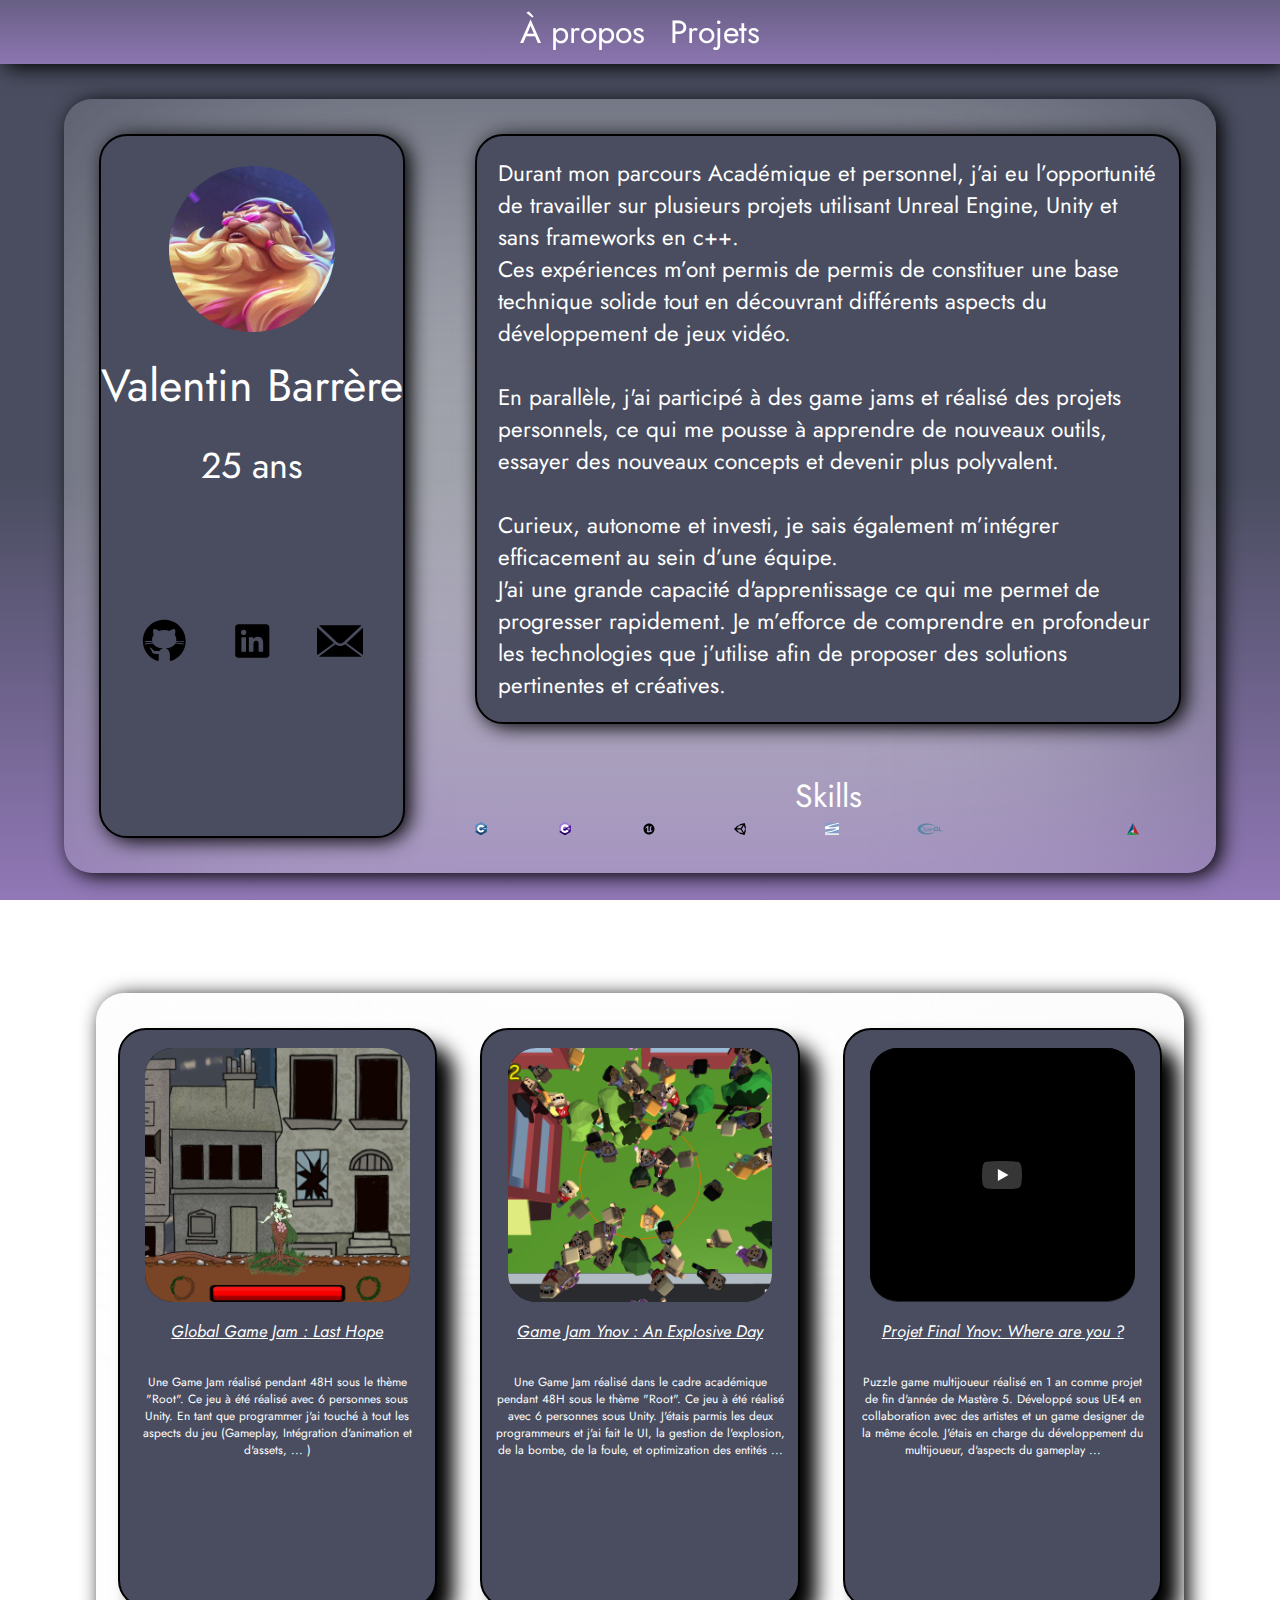
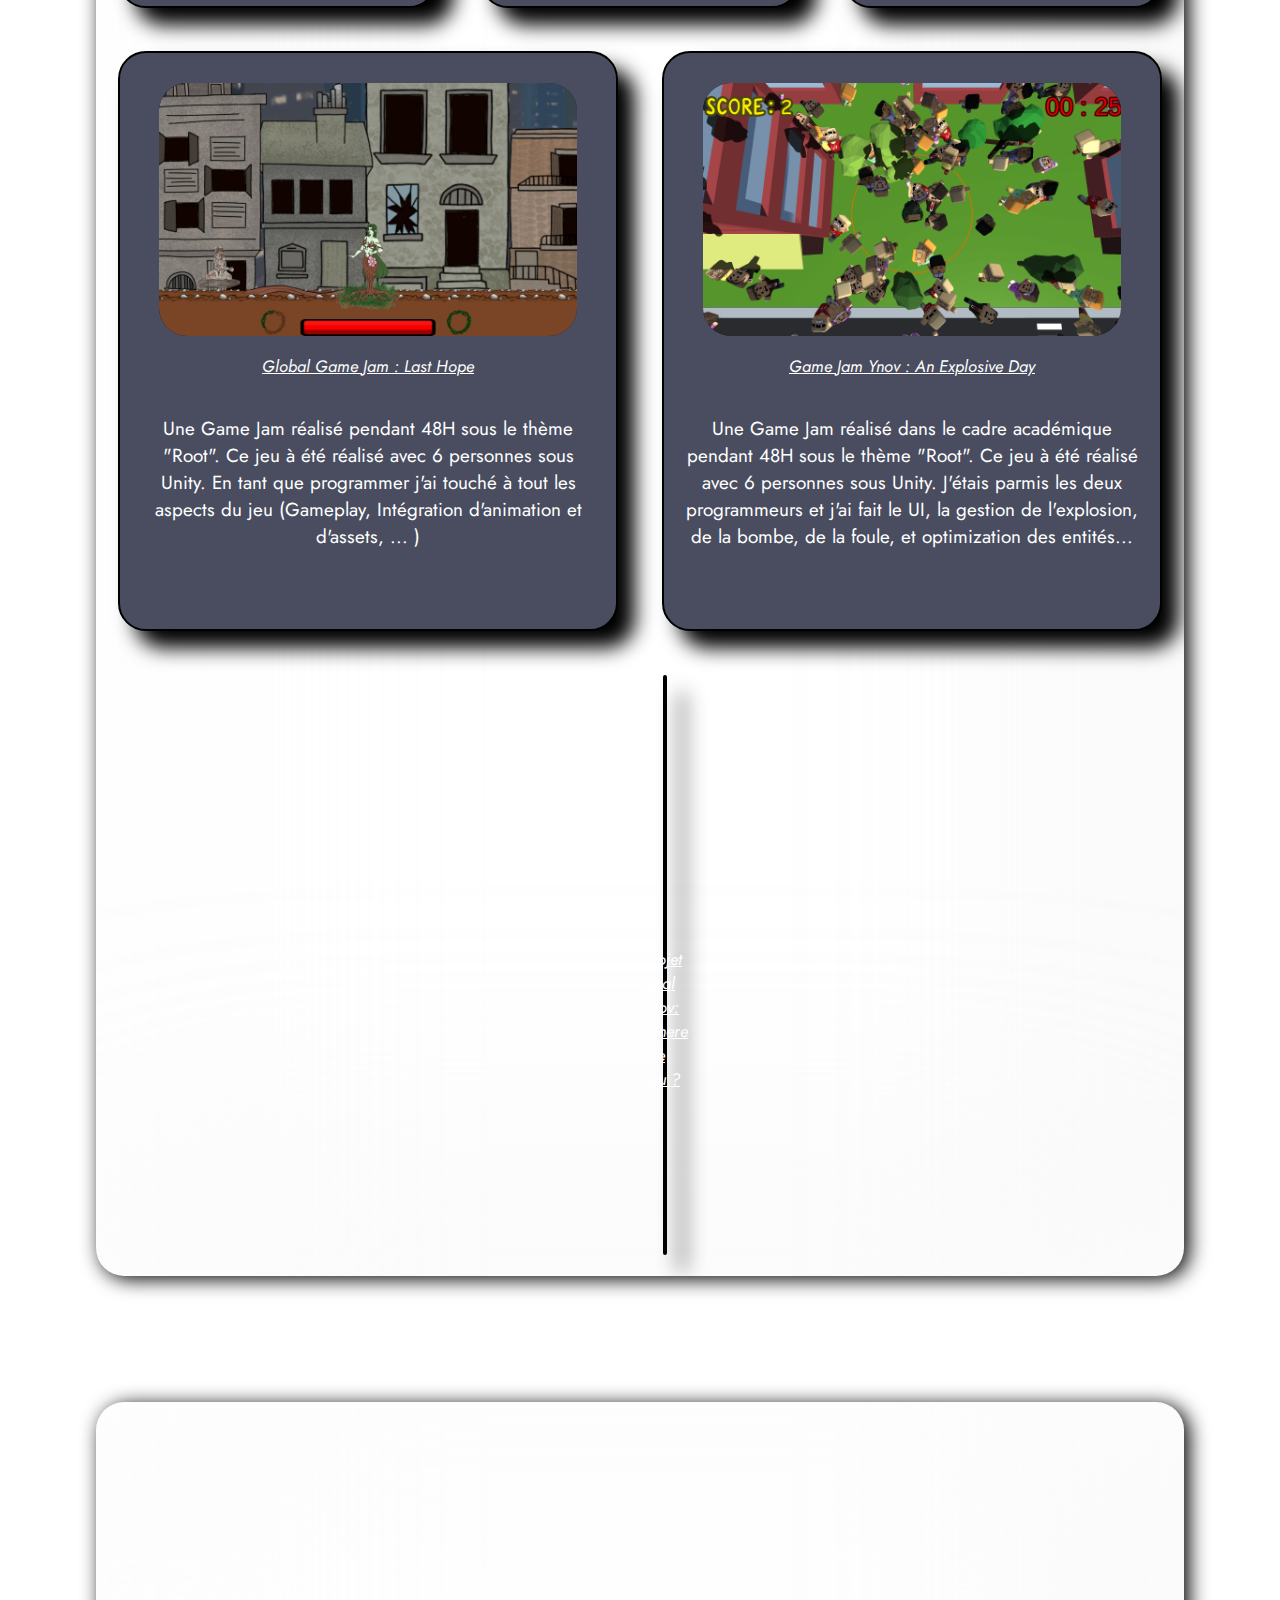
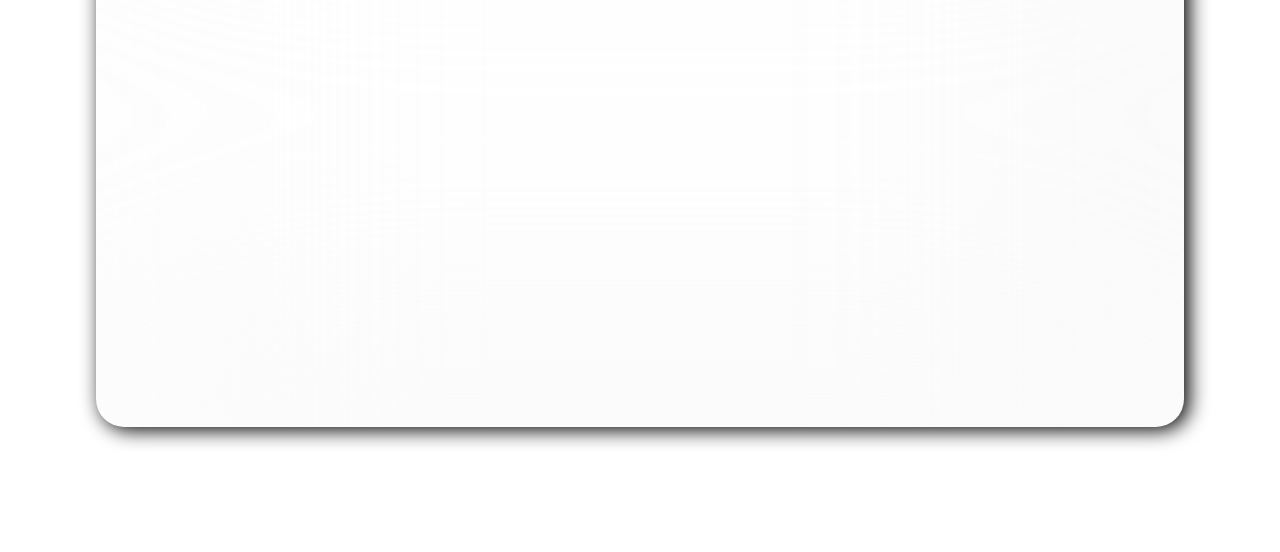
<file: index.html>
<!DOCTYPE html>
<html>

<head>
  <meta charset="utf-8">
  <link rel="stylesheet" href="style.css">
  <title>Portfolio</title>
  <link rel="icon" type="image/x-icon" href="favicon.ico">
  <link rel="stylesheet" type="text/css" href="lite-yt-embed.css">
  <script type="text/javascript" src="script.js"></script>
  <script type="text/javascript" src="lite-yt-embed.js"></script>
</head>

<body>
  <top-bar>
    <div id="menuApropos">À propos</div>
    <div id="menuProjets">Projets</div>
  </top-bar>
  <aboutme>
    <div id="profilCard">
      <img class="picture" src="./images/Gragas_39.jpg" alt="Barrère Valentin" />
      <span id="name">Valentin Barrère</span>
      <span id="age">25 ans</span>
      <div id="contact">
        <a id="github" href="https://github.com/EtriZe"></a>
        <a id="linkedin" href="www.linkedin.com/in/valentin-barrère-1784021a1"></a>
        <a id="mail" href="mailto:valentin.barrerepro@gmail.com"></a>
      </div>
    </div>
    <div id="resume">
      <span id="text">Durant mon parcours Académique et personnel, j’ai eu l’opportunité de travailler sur plusieurs
        projets utilisant Unreal Engine, Unity et sans frameworks en c++.<br>
        Ces expériences m’ont permis de permis de constituer une base technique solide
        tout en découvrant différents aspects du développement de jeux vidéo.
        <br><br>
        En parallèle, j'ai participé à des game jams et réalisé des projets personnels,
        ce qui me pousse à apprendre de nouveaux outils, essayer des nouveaux concepts et devenir plus polyvalent.
        <br><br>
        Curieux, autonome et investi, je sais également m’intégrer efficacement au sein d’une équipe. <br>
        J'ai une grande capacité d'apprentissage ce qui me permet de progresser rapidement.
        Je m’efforce de comprendre en profondeur les technologies que j’utilise afin de proposer des solutions
        pertinentes et créatives.</span>
      <div id="skills">
        <span id="titleSkills">Skills</span>
        <div id="skillsIco">
          <div id="cpp" title="C++"></div>
          <div id="csharp" title="C#"></div>
          <div id="ue5" title="Unreal Engine"></div>
          <div id="unity" title="Unity"></div>
          <div id="svn" title="SVN"></div>
          <div id="opengl" title="OpenGL"></div>
          <div id="cmake" title="CMake"></div>
        </div>
      </div>
    </div>
  </aboutme>
  <title-bar>
    <span>Projets</span>
  </title-bar>

  <filtres>
    <button style="background-color:#FA9189;">Unreal Engine</button>
    <button style="background-color:#FCAE7C;">Unity</button>
    <button style="background-color:#FFE699;">C++</button>
    <button style="background-color:#F9FFB5;">C#</button>
    <button style="background-color:#B3F5BC;">Git</button>
    <button style="background-color:#D6F6FF;">SVN</button>
    <button style="background-color:#E2CBF7;">OpenGL</button>
    <button style="background-color:#D1BDFF;">CMake</button>
  </filtres>
  <projects style="margin-top:1vh">
    <div class="projectCard">
      <div class="presentationPicContainer">
        <img class="presentationPic" src="./images/lasthope.png" alt="Barrère Valentin" />
      </div>
      <span class="projectTitle">Global Game Jam : Last Hope</span>
      <span class="projectResume">
        Une Game Jam réalisé pendant 48H sous le thème "Root". Ce jeu à été réalisé avec 6 personnes sous Unity.
        En tant que programmer j'ai touché à tout les aspects du jeu (Gameplay, Intégration d'animation et d'assets, ... )
      </span>
      <div class="more">En savoir plus ...</div>
    </div>
    <div class="projectCard">
      <div class="presentationPicContainer">
        <img class="presentationPic" src="./images/explosiveday.png" alt="Barrère Valentin" />
      </div>
      <span class="projectTitle">Game Jam Ynov : An Explosive Day</span>
      <span class="projectResume">
        Une Game Jam réalisé dans le cadre académique pendant 48H sous le thème "Root". Ce jeu à été réalisé avec 6 personnes sous Unity.
        J'étais parmis les deux programmeurs et j'ai fait le UI, la gestion de l'explosion, de la bombe, de la foule, et optimization des entités ...
      </span>
      <div class="more">En savoir plus ...</div>
    </div>
    <div class="projectCard">
      <div class="presentationPicContainer">
        <div class="presentationPic">
          <lite-youtube videoid='RY6BBwUHWAg' params='controls=1'></lite-youtube>
        </div>
      </div>
      <span class="projectTitle">Projet Final Ynov: Where are you ?</span>
      <span class="projectResume">Puzzle game multijoueur réalisé en 1 an comme projet de fin d'année de Mastère 5. 
        Développé sous UE4 en collaboration avec des artistes et un game designer de la même école. J'étais en charge du développement du multijoueur,
        d'aspects du gameplay ...
      </span>
      <div class="more">En savoir plus ...</div>
    </div>
    <div class="projectCard">
      <div class="presentationPicContainer">
        <img class="presentationPic" src="./images/lasthope.png" alt="Barrère Valentin" />
      </div>
      <span class="projectTitle">Global Game Jam : Last Hope</span>
      <span class="projectResume">
        Une Game Jam réalisé pendant 48H sous le thème "Root". Ce jeu à été réalisé avec 6 personnes sous Unity.
        En tant que programmer j'ai touché à tout les aspects du jeu (Gameplay, Intégration d'animation et d'assets, ... )
      </span>
      <div class="more">En savoir plus ...</div>
    </div>
    <div class="projectCard">
      <div class="presentationPicContainer">
        <img class="presentationPic" src="./images/explosiveday.png" alt="Barrère Valentin" />
      </div>
      <span class="projectTitle">Game Jam Ynov : An Explosive Day</span>
      <span class="projectResume">
        Une Game Jam réalisé dans le cadre académique pendant 48H sous le thème "Root". Ce jeu à été réalisé avec 6 personnes sous Unity.
        J'étais parmis les deux programmeurs et j'ai fait le UI, la gestion de l'explosion, de la bombe, de la foule, et optimization des entités...
      </span>
      <div class="more">En savoir plus ...</div>
    </div>
    <div class="projectCard">
      <div class="presentationPicContainer">
        <div class="presentationPic">
          <lite-youtube videoid='RY6BBwUHWAg' params='controls=1'></lite-youtube>
        </div>
      </div>
      <span class="projectTitle">Projet Final Ynov: Where are you ?</span>
      <span class="projectResume">Puzzle game multijoueur réalisé en 1 an comme projet de fin d'année de Mastère 5. 
        Développé sous UE4 en collaboration avec des artistes et un game designer de la même école. J'étais en charge du développement du multijoueur,
        d'aspects du gameplay ...
      </span>
      <div class="more">En savoir plus ...</div>
    </div>
  </projects>

  <projects>
    
  </projects>


</body>

</html>
</file>
<file: style.css>
@import url('https://fonts.googleapis.com/css2?family=Cascadia+Mono:ital,wght@0,200..700;1,200..700&family=Jost:ital,wght@0,100..900;1,100..900&family=Libre+Baskerville:ital,wght@0,400;0,700;1,400&display=swap');

body {
    width: 100%;
    height: 100%;
    display: flex;
    flex-direction: column;
    margin: 0;
    padding: 0;
    background: #bf93ee;
    background: linear-gradient(0deg, #bf93ee -30%, rgba(73, 77, 95, 1) 47%);
    background-repeat: no-repeat;
    background-attachment: fixed;
    background-size: cover;
    margin-bottom: 2%;
    align-items: center;
    gap: 3vh;

    font-family: "Jost", sans-serif;
    font-optical-sizing: auto;
    font-weight: 400;
    font-style: normal;

}

top-bar {
    width: 100%;
    font-size: 2em;
    background: linear-gradient(0deg, #BF93EE 83%, rgba(73, 77, 95, 1) 106%);
    background-repeat: no-repeat;
    background-attachment: fixed;
    background-size: cover;
    color: white;
    display: flex;
    flex-direction: row;
    gap: 2vw;
    justify-content: center;
    padding-top: 1vh;
    padding-bottom: 1vh;
    box-shadow: 5px 3px 20px 0px #000;
    position: fixed;
    z-index: 10;
}

top-bar > a{
    text-decoration: none;
    color:white;
    width: 7vh;
}

top-bar > *{
    cursor:pointer;
}

aboutme {
    width: 90%;
    height: 86vh;
    position: relative;
    overflow: hidden;
    border-radius: 28px;
    display: flex;
    flex-direction: row;
    box-shadow: 5px 3px 20px 0px #000;
    margin-top: 11vh;
}

aboutme::before {
    content: '';
    position: absolute;
    top: 0;
    left: 0;
    right: 0;
    bottom: 0;
    background-color: #ffffff7d;
    filter: blur(170px);
    z-index: 0;
    box-shadow: 5px 3px 20px 0px #000;
}

#profilCard {
    position: relative;
    z-index: 1;
    width: 30%;
    display: flex;
    flex-direction: column;
    align-items: center;
    background-color: #494d5f;
    margin: 3%;
    border-radius: 28px;
    gap: 3%;
    box-shadow: 5px 3px 20px 0px #000;
    border: 2px solid black;
}

.picture {
    border-radius: 100%;
    width: 55%;
    margin-top: 10%;
}

#name {
    font-size: 5vh;
    color: white;
}

#age {
    color: white;
    font-size: 4vh;
}

#contact {
    display: flex;
    flex-direction: row;
    gap: 14%;
    width: 100%;
    justify-content: center;
    align-items: center;
    height: 100%;
}

#contact a {
    width: 15%;
    height: 35%;
    background-repeat: no-repeat;
    background-size: contain;
}

#github {
    background-image: url('images/github.svg');
}

#itchio {
    background-image: url('images/itch_icon_146025.png');
}

#mail {
    background-image: url('images/Mail.svg');
}

#linkedin {
    background-image: url('images/LinkedIn.svg');
}

#resume {
    width: 70%;
    position: relative;
    z-index: 1;
    margin: 3%;
    display: flex;
    justify-content: center;
    align-items: center;
    flex-direction: column;
    gap: 7%;
}

#resume #text {
    color: white;
    font-size: 2.5vh;
    background-color: #494d5f;
    border-radius: 28px;
    box-shadow: 5px 3px 20px 0px #000;
    padding: 3%;
    border: 2px solid black;
}

#resume #titleSkills {
    color: white;
    font-size: 2em;
}

#skillsIco {
    width: 100%;
    height: 100%;
    display: flex;
    flex-direction: row;
    justify-content: center;
    align-items: center;
    gap: 4vh;
}

#skillsIco div {
    width: 8%;
    height: 66%;
    background-repeat: no-repeat;
    background-size: contain;
}

#skills {
    width: 100%;
    height: 40%;
    display: flex;
    flex-direction: column;
    justify-content: center;
    align-items: center;
}


#cmake {
    background-image: url('images/Cmake.svg');
    margin-left: 0vh;
}

#cpp {
    background-image: url('images/cpp.svg');
    height: 67% !important;
    width: 7% !important;
    !i;
    !;
}

#csharp {
    background-image: url('images/csharp.svg');
    height: 67% !important;
    width: 7% !important;
    !i;
    !;
}

#sfml {
    background-image: url('images/sfml.svg');
}

#unity {
    background-image: url('images/unity.svg');
}

#ue5 {
    background-image: url('images/UE5.svg');
}

#opengl {
    background-image: url('images/opengl.svg');
    width: 20vh !important;
}

#git {
    background-image: url('images/git.svg');
}

#svn {
    background-image: url('images/svn.svg');
}

title-bar {
    font-size: clamp(1rem, 3vw + 0rem, 2.5rem);
    color: white;
    font-weight: bold;
    /* padding-top: 8vh; */
    border-bottom: 2px solid white;
    width: 80%;
    text-align: center;
    z-index: 5;
}

projects {
    width: 85%;
    /* height: 74vh; */
    position: relative;
    overflow: hidden;
    border-radius: 28px;
    display: flex;
    flex-direction: row;
    box-shadow: 5px 3px 20px 0px #000;
    margin-bottom: 11vh;
    /* flex-wrap: wrap; */
    /* flex-wrap: wrap; */
    transition-property: height, margin;
    transition-duration: 0.7s;
    padding-top: 1%;
    min-height: 68vh;
    flex-wrap: wrap;
}

projects:has(.projectCard:nth-child(3n + 1):last-child) {
    justify-content: center;
    width: 33%;
}

projects::before {
    content: '';
    position: absolute;
    top: 0;
    left: 0;
    right: 0;
    bottom: 0;
    background-color: #ffffff7d;
    filter: blur(170px);
    z-index: 0;
    box-shadow: 5px 3px 20px 0px #000;
    z-index: -2;
}

.presentationPic {
    border-radius: 28px;
    margin-top: 0%;
    object-fit: cover;
    height: 100%;
    width: 100%;
    box-shadow: inset 0px 0px 10px rgba(0, 0, 0, 0.5);
    position: relative;
    z-index: -2;
    pointer-events: none;
}

.projectCard {
    position: relative;
    /* width: 30%; */
    display: flex
;
    flex-direction: column;
    align-items: center;
    background-color: #494d5f;
    margin: 2%;
    border-radius: 28px;
    gap: 3%;
    box-shadow: 17px 17px 20px 0px #000;
    transition-property: width, margin;
    transition-duration: 0.7s;
    cursor: pointer;
    flex-grow: 1;
    width: 24%;
    height: 64vh;
    border: 2px solid black;
    container-type: size;
}

.projectTitle {
    font-size: clamp(1rem, 1.3vw + 0rem, 2.5rem);
    color: white;
    text-decoration: underline;
    font-style: italic;
}

.projectResume {
    color: white;
    font-size: 3.8cqw;
    text-align: center;
    margin-left: 4%;
    margin-right: 4%;
    margin-top: 4%;
    transition-property: font-size;
    /* transition-duration: 0.1s; */
}

.presentationPicContainer {
    box-shadow: inset 5px 3px 20px 0px #000;
    border-radius: 28px;
    margin-top: 6%;
    object-fit: cover;
    height: 44%;
    width: 84%;
    pointer-events: none;
    z-index: 1;
}

.projectCard:hover {
    width: 35%;
    /* margin-top: 1.5%; */
    /* margin-bottom: 1.5%; */
}

.more {
    position: fixed;
    padding: 6px 10px;
    background-color: #494d5f;
    color: white;
    border-radius: 13px;
    font-size: clamp(1rem, 1.2vw + 0rem, 1.3rem);
    pointer-events: none;
    white-space: nowrap;
    z-index: 1000;
    display: none;
    border: 3px solid white;
}

filtres {
    display: flex;
    flex-direction: column;
    gap: 9px;
    /* font-size: clamp(1rem, 1.2vw + 0rem, 1.3rem); */
    position: fixed;
    z-index: 6;
    padding-top: 16vh;
    left: 1%;
    visibility: hidden;
    opacity: 0;
    transition: visibility 0s, opacity 0.3s linear;
}

filtres>button {
    font-size: clamp(1rem, 0.3vw + 0rem, 1.3rem);
    border-radius: 9px;
    border: none;
    padding: 5px;
    border: 2px solid black;
}

.notSelected {
    filter: contrast(0.5);
}

.categories {
    display: flex;
    flex-direction: row;
    position: absolute;
    width: 78%;
    height: 3vh;
    z-index: -1;
    top: -3vh;
    gap: 3%;
    justify-content: center;
}

.categories>div {
    height: 100%;
    width: 36px;
    border-top-right-radius: 17px;
    border-top-left-radius: 17px;
    /* box-shadow: 9px 1px 20px 0px #000; */
    border: 2px solid black;
    border-bottom: 2px solid #484c5b;
}

.hide {
    visibility: hidden;
    opacity: 0;
    height: 0 !important;
}

project-page {
    position: fixed;
    width: 100%;
    height: 100%;
    background: rgb(0 0 0 / 59%);
    z-index: 27;
    display: flex;
    flex-direction: row;
    justify-content: center;
    align-items: center;
    top: 0;
    left: 0;
}

project-page>overlay {
    color: white;
    font-size: clamp(1rem, 2vw + -1rem, 1.5rem);
    background-color: #494d5f;
    border-radius: 28px;
    box-shadow: 5px 3px 20px 0px #000;
    padding: 3%;
    border: 2px solid black;
    position: absolute;
    width: 86%;
    height: 79%;
    z-index: 1;
    overflow: overlay;
}

leave {
    position: absolute;
    width: 3%;
    height: 6%;
    font-size: 2em;
    z-index: 2;
    text-align: center;
    vertical-align: middle;
    top: 3%;
    right: 3%;
    background-color: #FA9189;
    border-radius: 30px;
    /* box-shadow: inset 5px 3px 20px 0px #000; */
    box-shadow: 5px 3px 20px 0px #000;
    border: 2px solid black;
}

/* Smartphones (portrait and landscape) ----------- */
@media only screen and (min-device-width : 320px) and (max-device-width : 700px) {

    /* Styles */
    body {}

    top-bar {
        font-size: 3vh;
        gap: 5vh;
        justify-content: ;
    }

    aboutme {
        height: 91vh;
        flex-direction: column;
        width: 94%;
        margin-top: 8vh;
        align-items: center;
    }

    aboutme::before {}

    #profilCard {
        width: 93%;
        justify-content: center;
        align-items: center;
        height: auto;
        gap: 1vh;
        padding-top: 1vh;
        padding-bottom: 2vh;
    }

    .picture {
        width: 25%;
        margin-top: 1%;
    }

    #name {
        font-size: 3vh;
    }

    #age {
        font-size: 2vh;
    }

    #contact {
        height: auto;
        gap: 9vh;
    }

    #contact a {
        width: 5vh;
        height: 5vh;
    }

    #github {}

    #mail {}

    #linkedin {}


    #resume {
        width: auto;
        height: auto;
    }

    #resume #text {
        font-size: 1.4vh;
        text-align: center;
    }

    #resume #titleSkills {
        font-size: 2vh;
    }

    #skillsIco {
        /* height: auto; */
        display: grid;
        grid-template-columns: 25% 25% 25% 25%;
        width: 30vh;
        gap: 3vh;
        justify-items: center;
    }

    #skillsIco div {
        height: 5vh;
        width: 5vh;
    }

    #skills {
        height: 2vh;
    }

    #cmake {}

    #cpp {
        height: 5vh !important;
        width: 4.4vh !important;
    }

    #csharp {
        height: 5vh !important;
        width: 4.4vh !important;
    }

    #sfml {}

    #unity {}

    #ue5 {
        /* height: 5vh !important; */
        /* width: 4.4vh !important; */
    }

    #opengl {
        width: 11vh !important;
        margin-left: 12vh;
    }

    #git {}

    #svn {
        margin-left: 10vh;
    }

    title-bar {
    font-size: 3vh;
}

    projects {
    display: flex;
    grid-template-columns: auto;
    width: 94%;
    flex-direction: row;
    justify-items: center;
    padding-top: 3vh !important;
    gap: 5vh;
    min-height: 61vh;
}

    projects:has(.projectCard:nth-child(3n + 1):last-child) {}

    projects::before {}

    .presentationPic {}

    .projectCard {
    width: 85%;
    height: 63vh;
    /* gap: 1vh; */
    margin: 3vh;
}

    .projectTitle {
    font-size: 2.5vh;
}

    .projectResume {
    font-size: 2vh;
}

    .presentationPicContainer {}

    .projectCard:hover {
    width: 85%;
    margin-top: 3vh;
    margin-bottom: 3vh;
}

    .more {
    display: none;
}

    filtres {
    flex-direction: row;
    /* position: absolute; */
    bottom: 2vh;
    justify-content: center;
    align-items: center;
    width: 100%;
    gap: 1vh;
    transition: none;
}

    filtres>button {
    font-size: 1.4vh;
    font-weight: bold;
}

    .notSelected {}

    .categories {/* width: 53%; *//* height: 3vh; */}

    .categories>div {
    width: 3vh;
}

    .hide {
    display: none;
}

    project-page {}

    project-page>overlay {}

    leave {
    width: 5vh;
    height: 5vh;
    font-size: 3vh;
    top: 8vh;
    border-radius: 3vh;
}
}


/* iPads (portrait and landscape) ----------- */
@media only screen and (min-device-width : 768px) and (max-device-width : 1024px) {
    /* Styles */

}

/* iPads (landscape) ----------- */
@media only screen and (min-device-width : 768px) and (max-device-width : 1024px) and (orientation : landscape) {
    /* Styles */

}

/* iPads (portrait) ----------- */
@media only screen and (min-device-width : 768px) and (max-device-width : 1024px) and (orientation : portrait) {
    /* Styles */

}

/* Desktops and laptops ----------- */
@media only screen and (min-width : 1224px) {
    /* Styles */

}

/* Large screens ----------- */
@media only screen and (min-width : 1824px) {
    /* Styles */
}

/* iPhone 4 ----------- */
@media only screen and (-webkit-min-device-pixel-ratio : 1.5),
only screen and (min-device-pixel-ratio : 1.5) {
    /* Styles */

}

overlay > content {
    display: flex;
    flex-direction: column;
}

title{
    display: block;
    font-size: 4vh;
    text-align: center;
}

projects > .projectCard:last-of-type {
    margin-right: 63vh;
    margin-left: 63vh;
}

info {
    display: flex;
    flex-direction: row;
    align-items: center;
    justify-content: center;
    margin-bottom: 4vh;
}

title {
    font-size: 3em;
}

info a {
    width: 100px;
    height: 70px;
    background-repeat: no-repeat;
    background-size: contain;
}

body.no-scroll {
  overflow: hidden;
}
</file>
<file: lite-yt-embed.css>
lite-youtube {
    background-color: #000;
    position: relative;
    display: block;
    contain: content;
    background-position: center center;
    background-size: cover;
    cursor: pointer;
    border-radius: 28px;
    pointer-events: auto;
    width: 100%;
    height: 100%;
}

/* gradient */
lite-youtube::before {
    content: attr(data-title);
    display: block;
    position: absolute;
    top: 0;
    /* Pixel-perfect port of YT's gradient PNG, using https://github.com/bluesmoon/pngtocss plus optimizations */
    background-image: linear-gradient(180deg, rgb(0 0 0 / 67%) 0%, rgb(0 0 0 / 54%) 14%, rgb(0 0 0 / 15%) 54%, rgb(0 0 0 / 5%) 72%, rgb(0 0 0 / 0%) 94%);
    height: 99px;
    width: 100%;
    font-family: "YouTube Noto",Roboto,Arial,Helvetica,sans-serif;
    color: hsl(0deg 0% 93.33%);
    text-shadow: 0 0 2px rgba(0,0,0,.5);
    font-size: 18px;
    padding: 25px 20px;
    overflow: hidden;
    white-space: nowrap;
    text-overflow: ellipsis;
    box-sizing: border-box;
}

lite-youtube:hover::before {
    color: white;
}

/* responsive iframe with a 16:9 aspect ratio
    thanks https://css-tricks.com/responsive-iframes/
*/
lite-youtube::after {
    content: "";
    display: block;
    padding-bottom: calc(100% / (16 / 9));
}
lite-youtube > iframe {
    width: 100%;
    height: 100%;
    position: absolute;
    top: 0;
    left: 0;
    border: 0;
}

/* play button */
lite-youtube > .lty-playbtn {
    display: block;
    /* Make the button element cover the whole area for a large hover/click target… */
    width: 100%;
    height: 100%;
    /* …but visually it's still the same size */
    background: no-repeat center/40px 40px;
    /* YT's actual play button svg */
    background-image: url('data:image/svg+xml;utf8,<svg xmlns="http://www.w3.org/2000/svg" viewBox="0 0 68 48"><path d="M66.52 7.74c-.78-2.93-2.49-5.41-5.42-6.19C55.79.13 34 0 34 0S12.21.13 6.9 1.55c-2.93.78-4.63 3.26-5.42 6.19C.06 13.05 0 24 0 24s.06 10.95 1.48 16.26c.78 2.93 2.49 5.41 5.42 6.19C12.21 47.87 34 48 34 48s21.79-.13 27.1-1.55c2.93-.78 4.64-3.26 5.42-6.19C67.94 34.95 68 24 68 24s-.06-10.95-1.48-16.26z" fill="red"/><path d="M45 24 27 14v20" fill="white"/></svg>');
    position: absolute;
    cursor: pointer;
    z-index: 1;
    filter: grayscale(100%);
    transition: filter .1s cubic-bezier(0, 0, 0.2, 1);
    border: 0;
}

lite-youtube:hover > .lty-playbtn,
lite-youtube .lty-playbtn:focus {
    filter: none;
}

/* Post-click styles */
lite-youtube.lyt-activated {
    cursor: unset;
}
lite-youtube.lyt-activated::before,
lite-youtube.lyt-activated > .lty-playbtn {
    opacity: 0;
    pointer-events: none;
}

.lyt-visually-hidden {
    clip: rect(0 0 0 0);
    clip-path: inset(50%);
    height: 1px;
    overflow: hidden;
    position: absolute;
    white-space: nowrap;
    width: 1px;
  }
</file>
